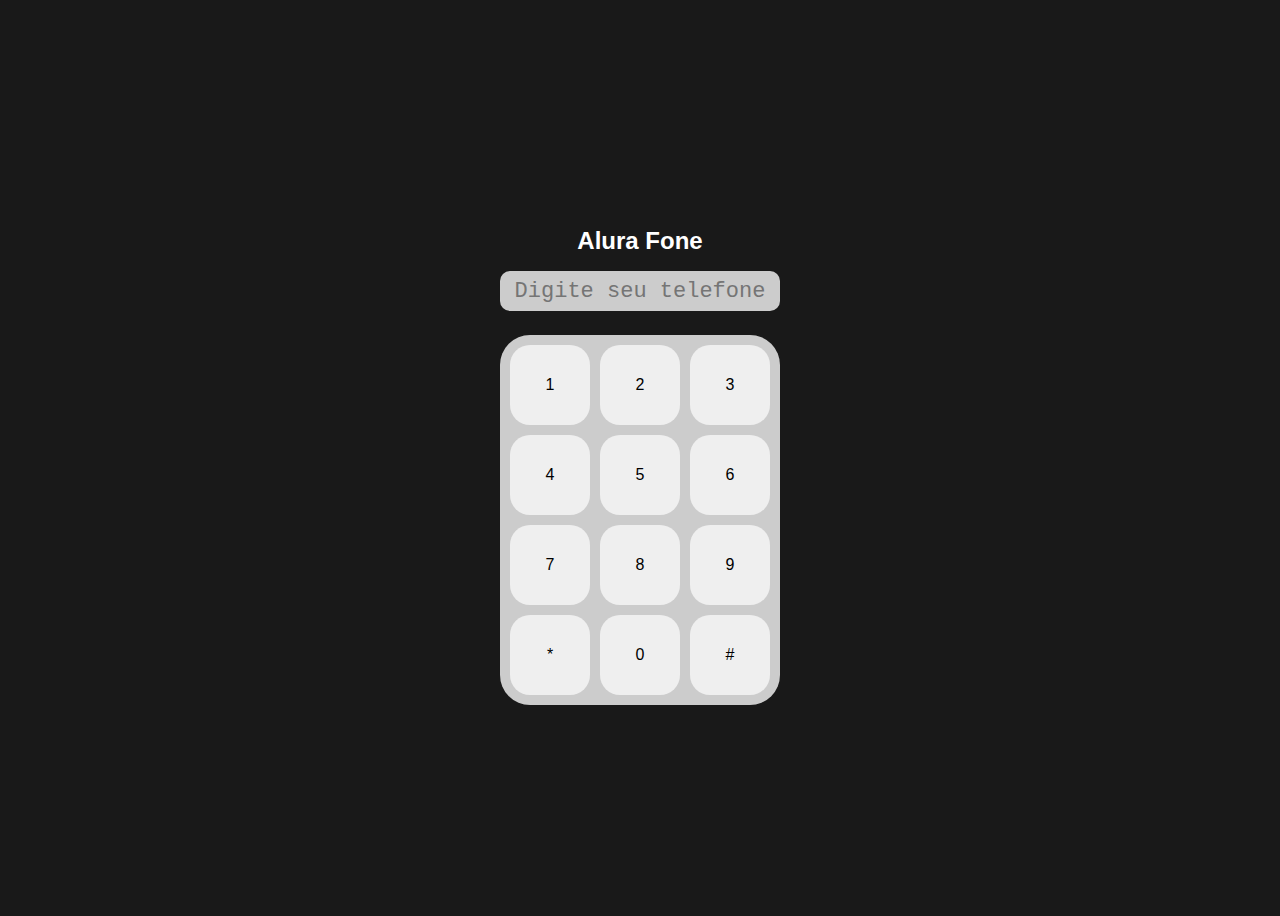
<file: alura_fone/index.html>
<!DOCTYPE html>
<html lang="pt-br">
<head>
    <meta charset="UTF-8">
    <meta name="viewport" content="width=device-width, initial-scale=1.0">
    <title>ALURA FONE</title>

    <link rel="stylesheet" href="style.css">

</head>
<header></header>

<body>
     <h1> Alura Fone </h1>
<input type="tel" placeholder="Digite seu telefone">
 <section class="teclado">
   <input type="button" value="1">
    <input type="button" value="2">
    <input type="button" value="3">
    <input type="button" value="4">
    <input type="button" value="5">
    <input type="button" value="6">
    <input type="button" value="7">
    <input type="button" value="8">
    <input type="button" value="9">
    <input type="button" value="*">
    <input type="button" value="0">
    <input type="button" value="#">
  </section>
</body>

<footer></footer>
</html>
</file>
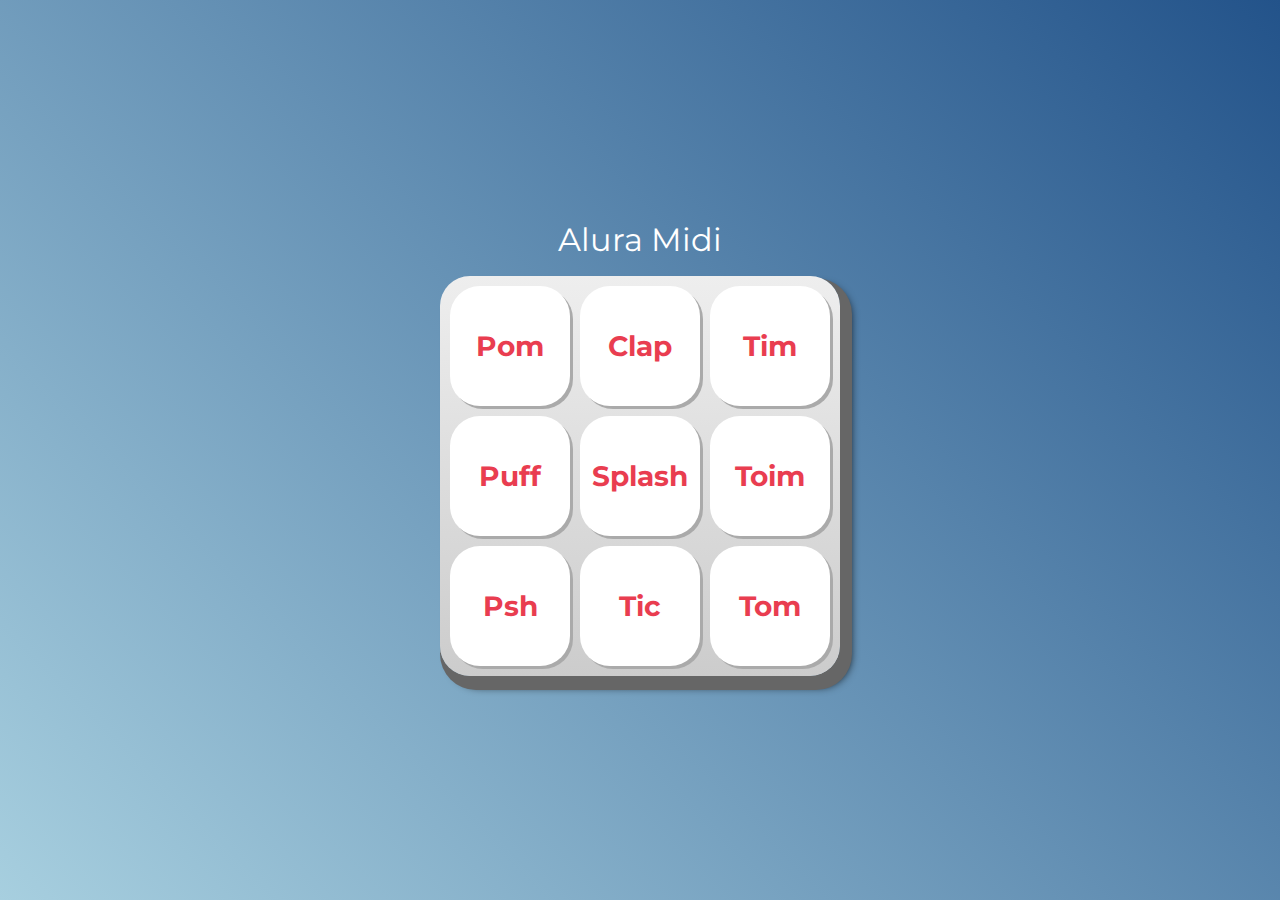
<file: alura_midi/index.html>
<!DOCTYPE html>
<html lang="pt-BR">
<head>
    <meta charset="UTF-8">
    <meta http-equiv="X-UA-Compatible" content="IE=edge">
    <meta name="viewport" content="width=device-width, initial-scale=1.0">

    <title>Alura MIDI</title>

    <link rel="preconnect" href="https://fonts.googleapis.com">
    <link rel="preconnect" href="https://fonts.gstatic.com" crossorigin>
    <link href="https://fonts.googleapis.com/css2?family=Montserrat:wght@500;600&display=swap" rel="stylesheet">

    <link rel="icon" type="image/png" href="images/bateria.png">
    <link rel="stylesheet" href="css/reset.css">
    <link rel="stylesheet" href="css/estilos.css">

    <script src="main.js"></script>

</head>
<body>

    <h1>Alura Midi</h1>

    <section class="teclado">
        <button class="tecla tecla_pom">Pom</button>
        <button class="tecla tecla_clap">Clap</button>
        <button class="tecla tecla_tim">Tim</button>

        <button class="tecla tecla_puff">Puff</button>
        <button class="tecla tecla_splash">Splash</button>
        <button class="tecla tecla_toim">Toim</button>

        <button class="tecla tecla_psh">Psh</button>
        <button class="tecla tecla_tic">Tic</button>
        <button class="tecla tecla_tom">Tom</button>
    </section>

    <audio src="sounds/keyq.wav" id="som_tecla_pom"></audio>
    <audio src="sounds/keyw.wav" id="som_tecla_clap"></audio>
    <audio src="sounds/keye.wav" id="som_tecla_tim"></audio>
    <audio src="sounds/keya.wav" id="som_tecla_puff"></audio>
    <audio src="sounds/keys.wav" id="som_tecla_splash"></audio>
    <audio src="sounds/keyd.wav" id="som_tecla_toim"></audio>
    <audio src="sounds/keyz.wav" id="som_tecla_psh"></audio>
    <audio src="sounds/keyx.wav" id="som_tecla_tic"></audio>
    <audio src="sounds/keyc.wav" id="som_tecla_tom"></audio>

</body>
</html>
</file>
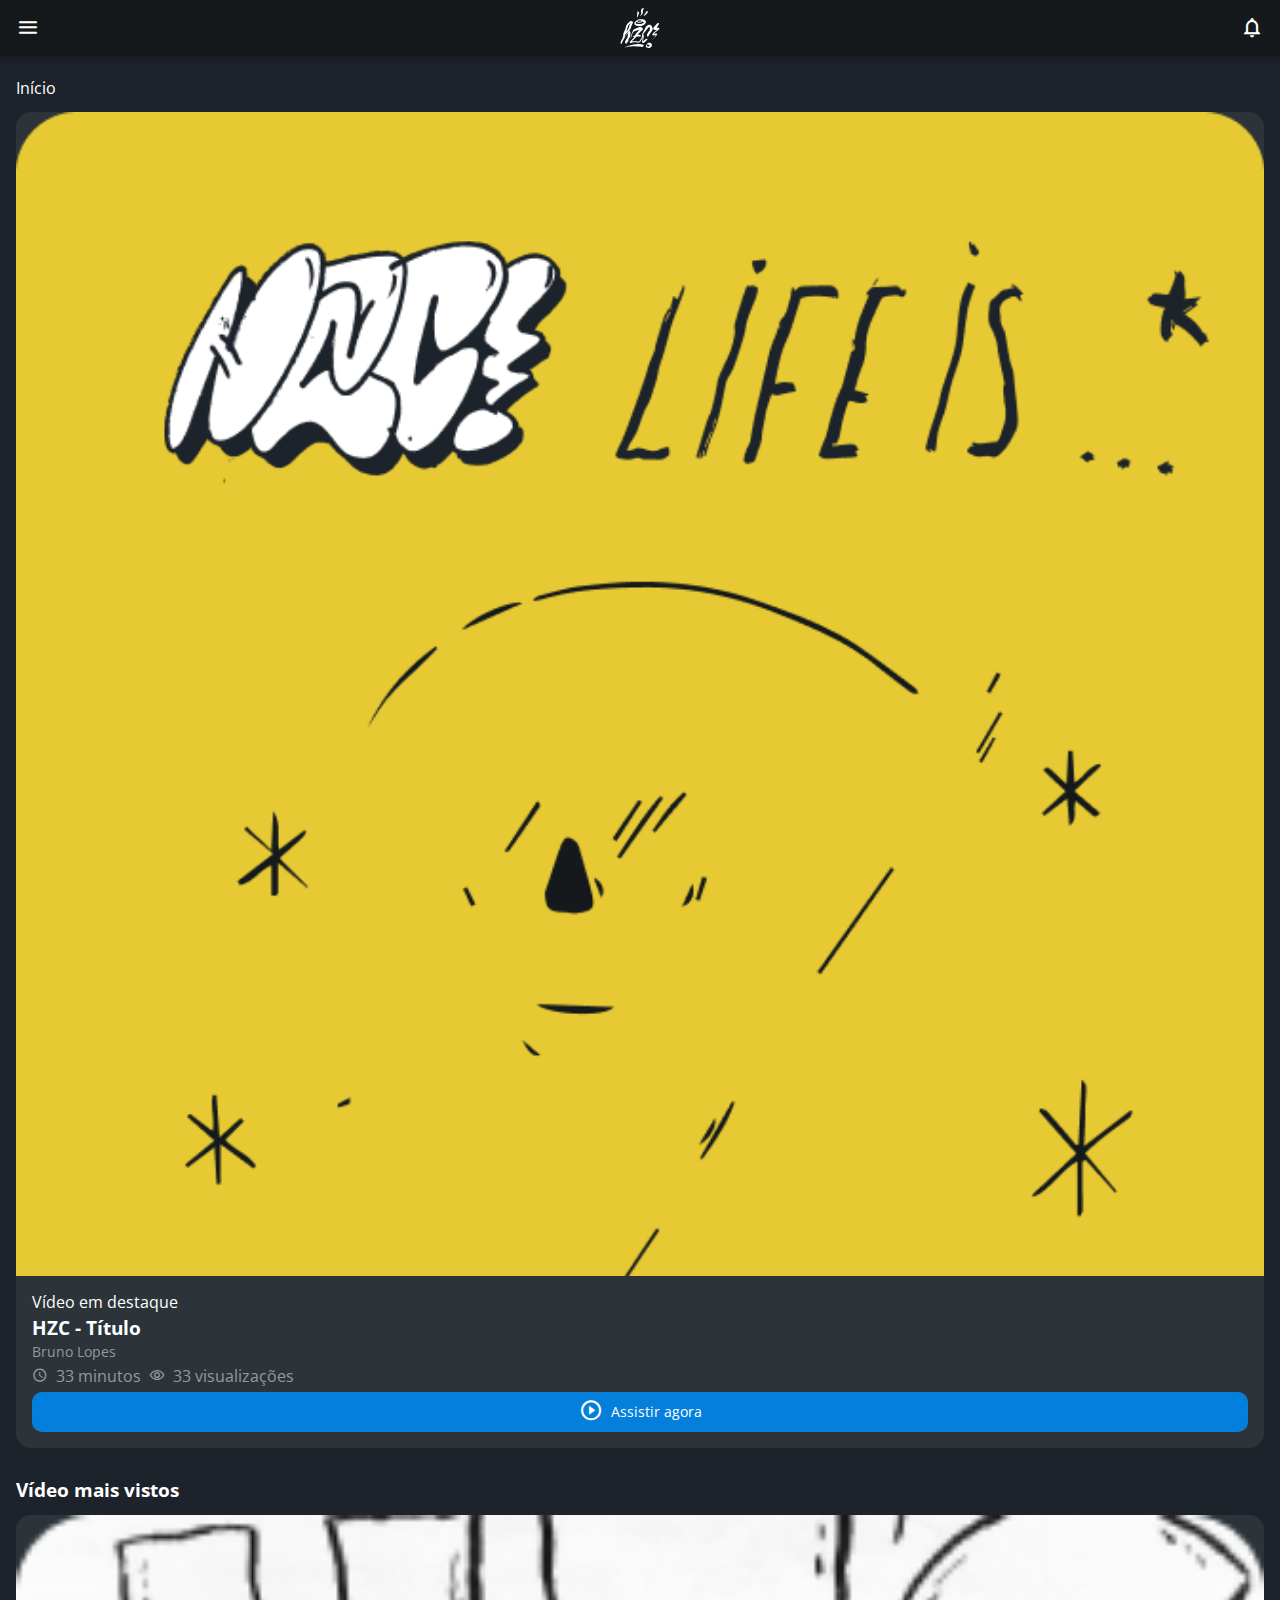
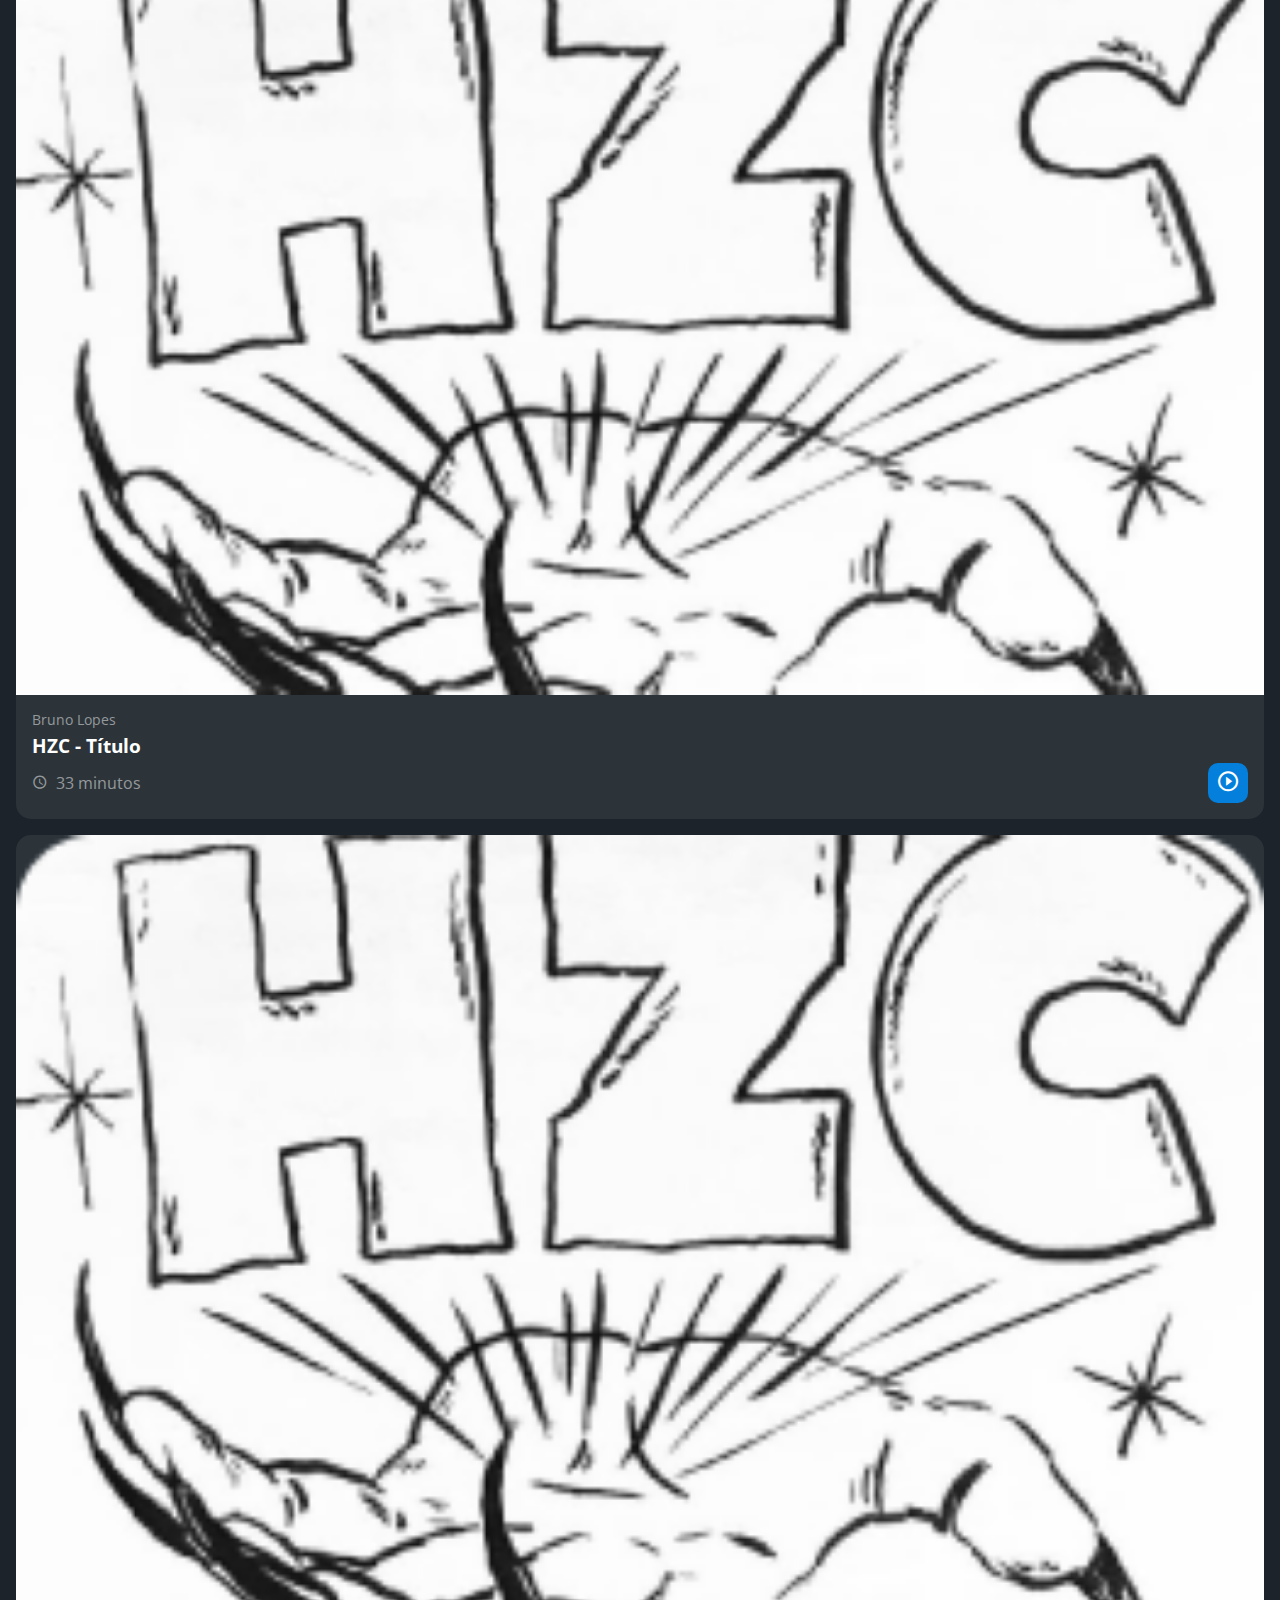
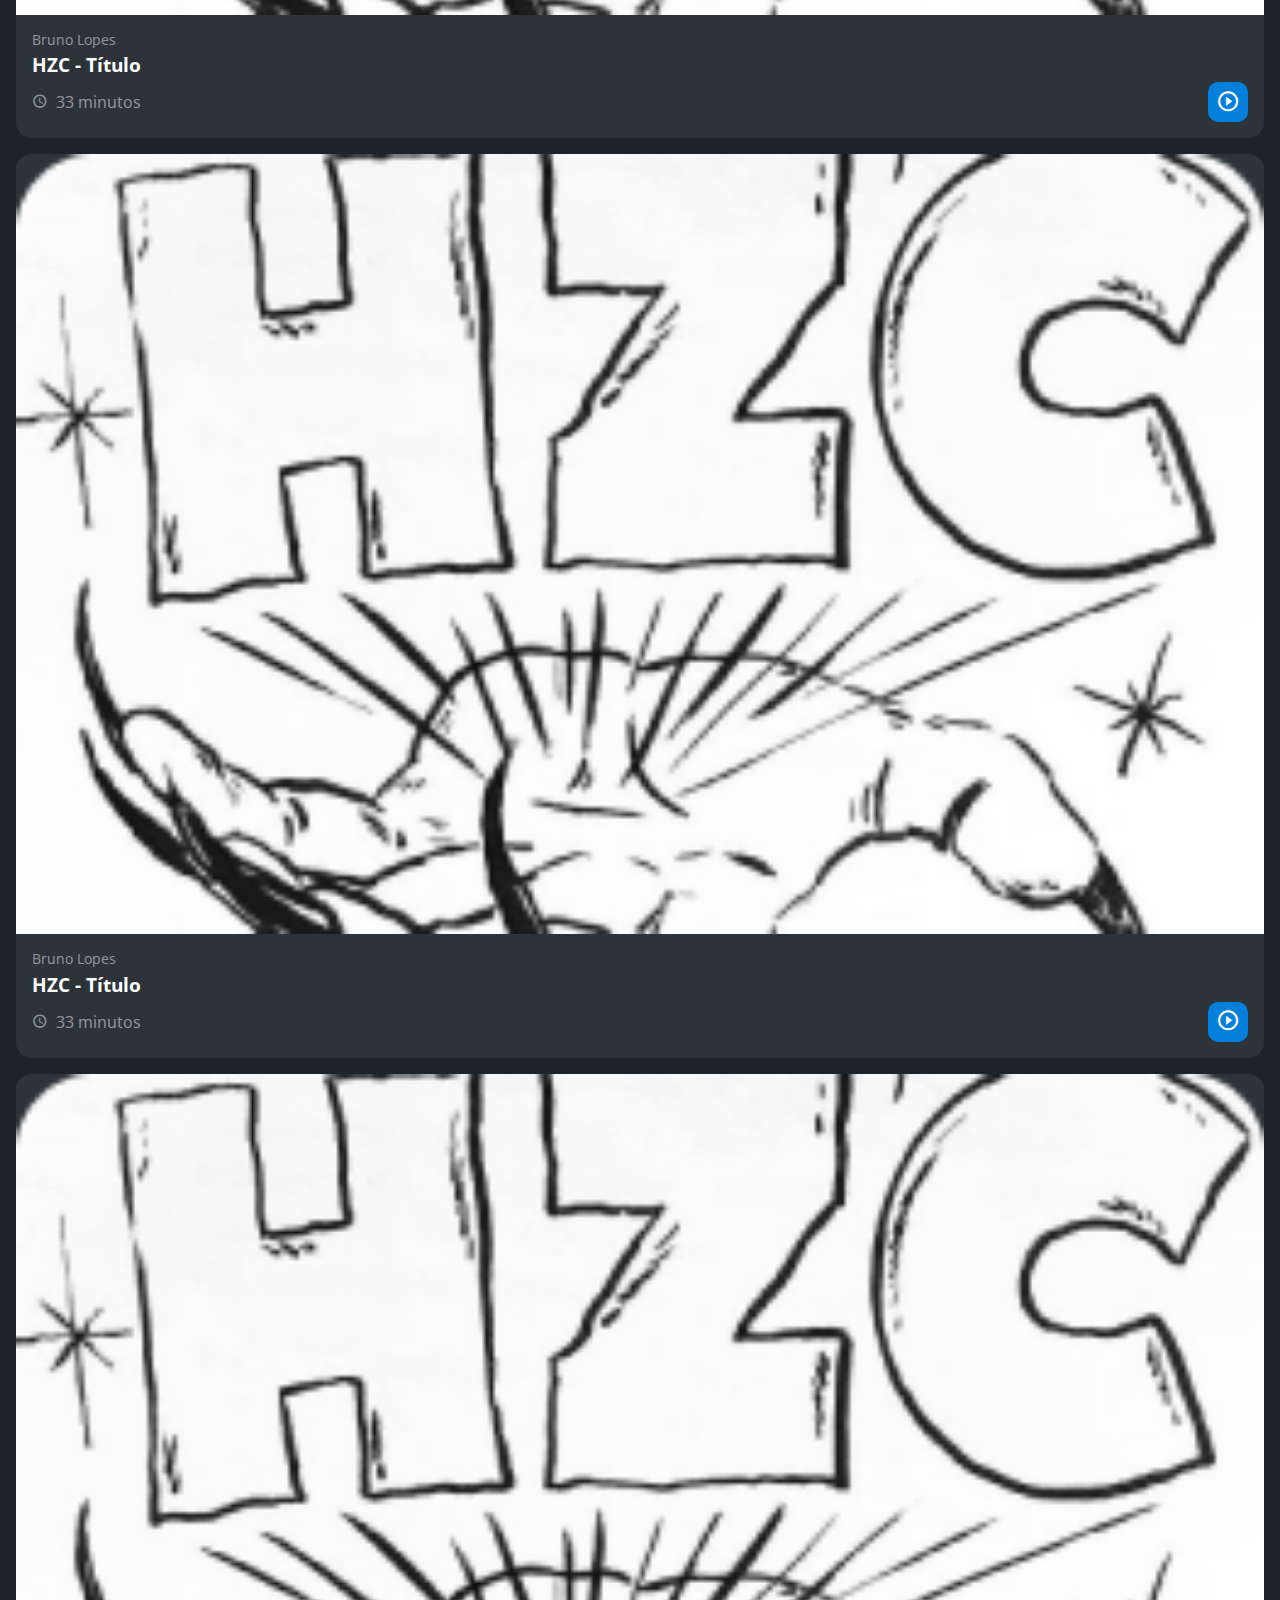
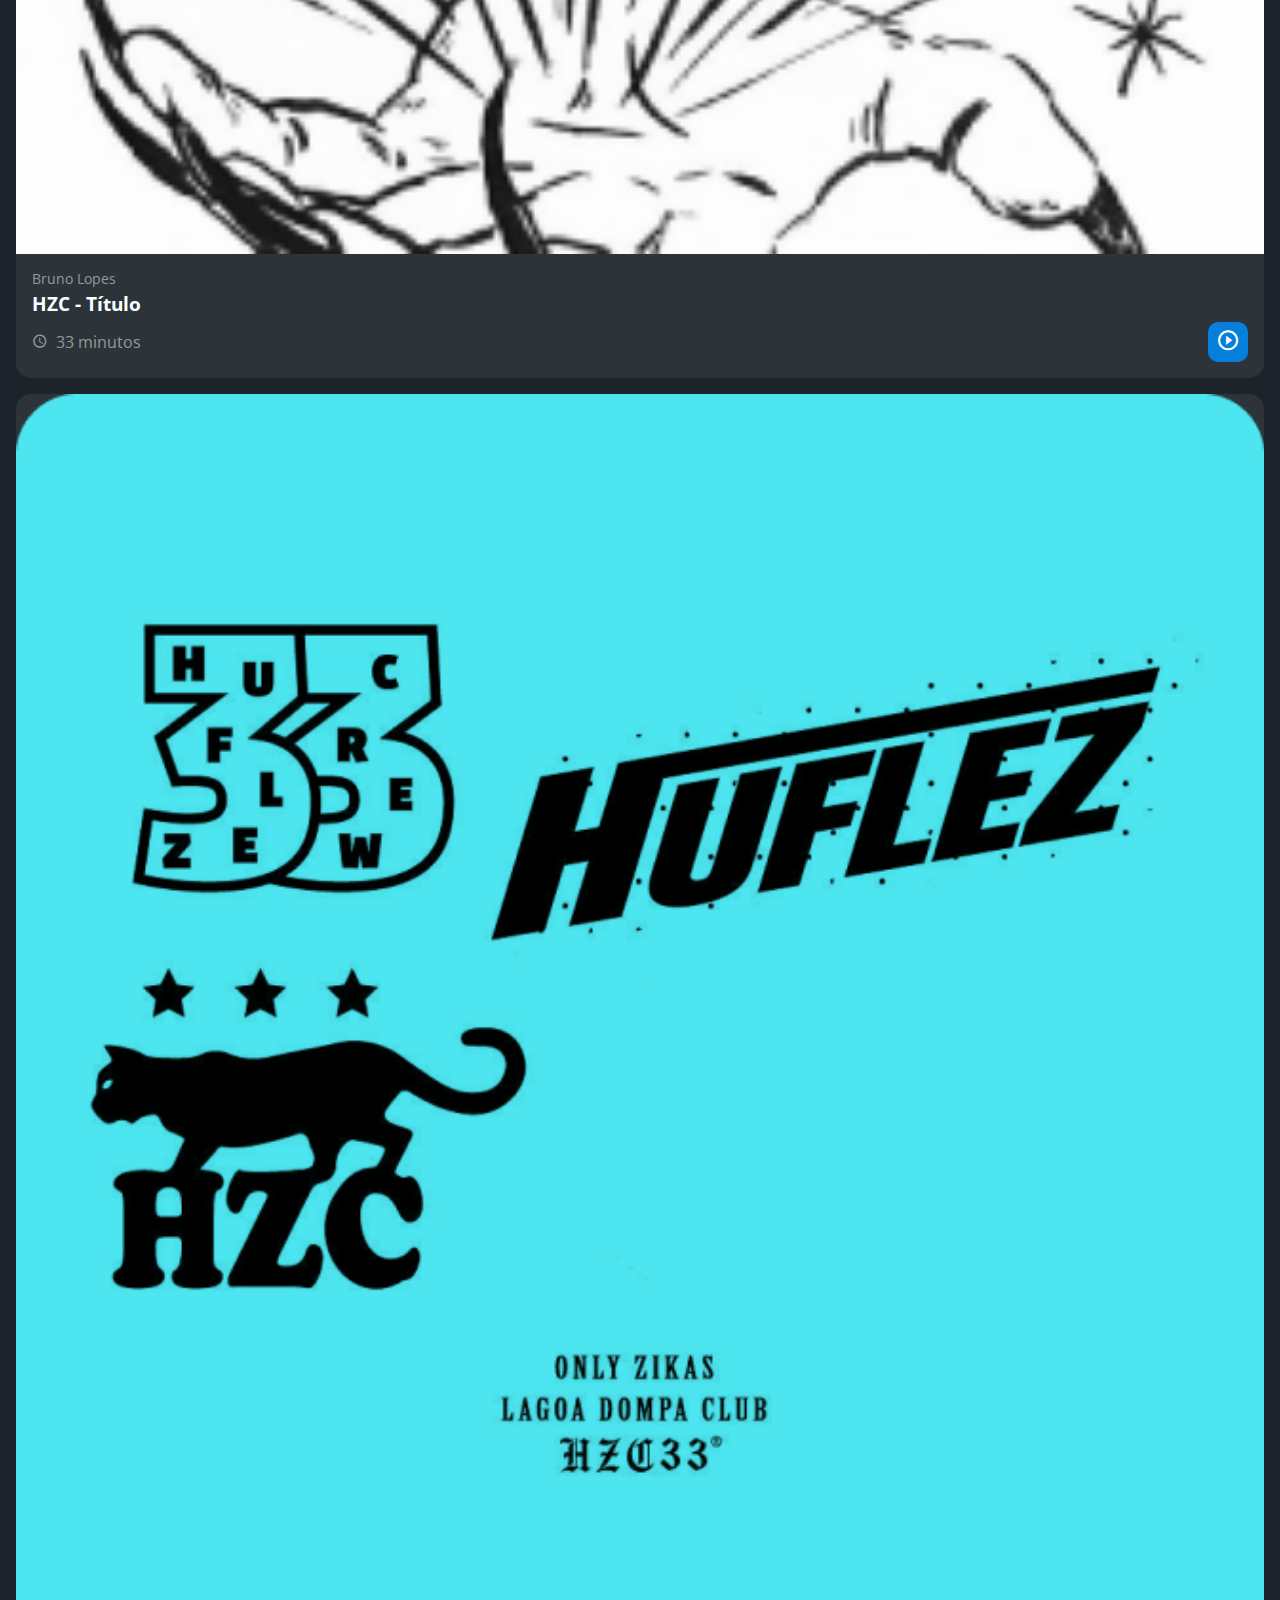
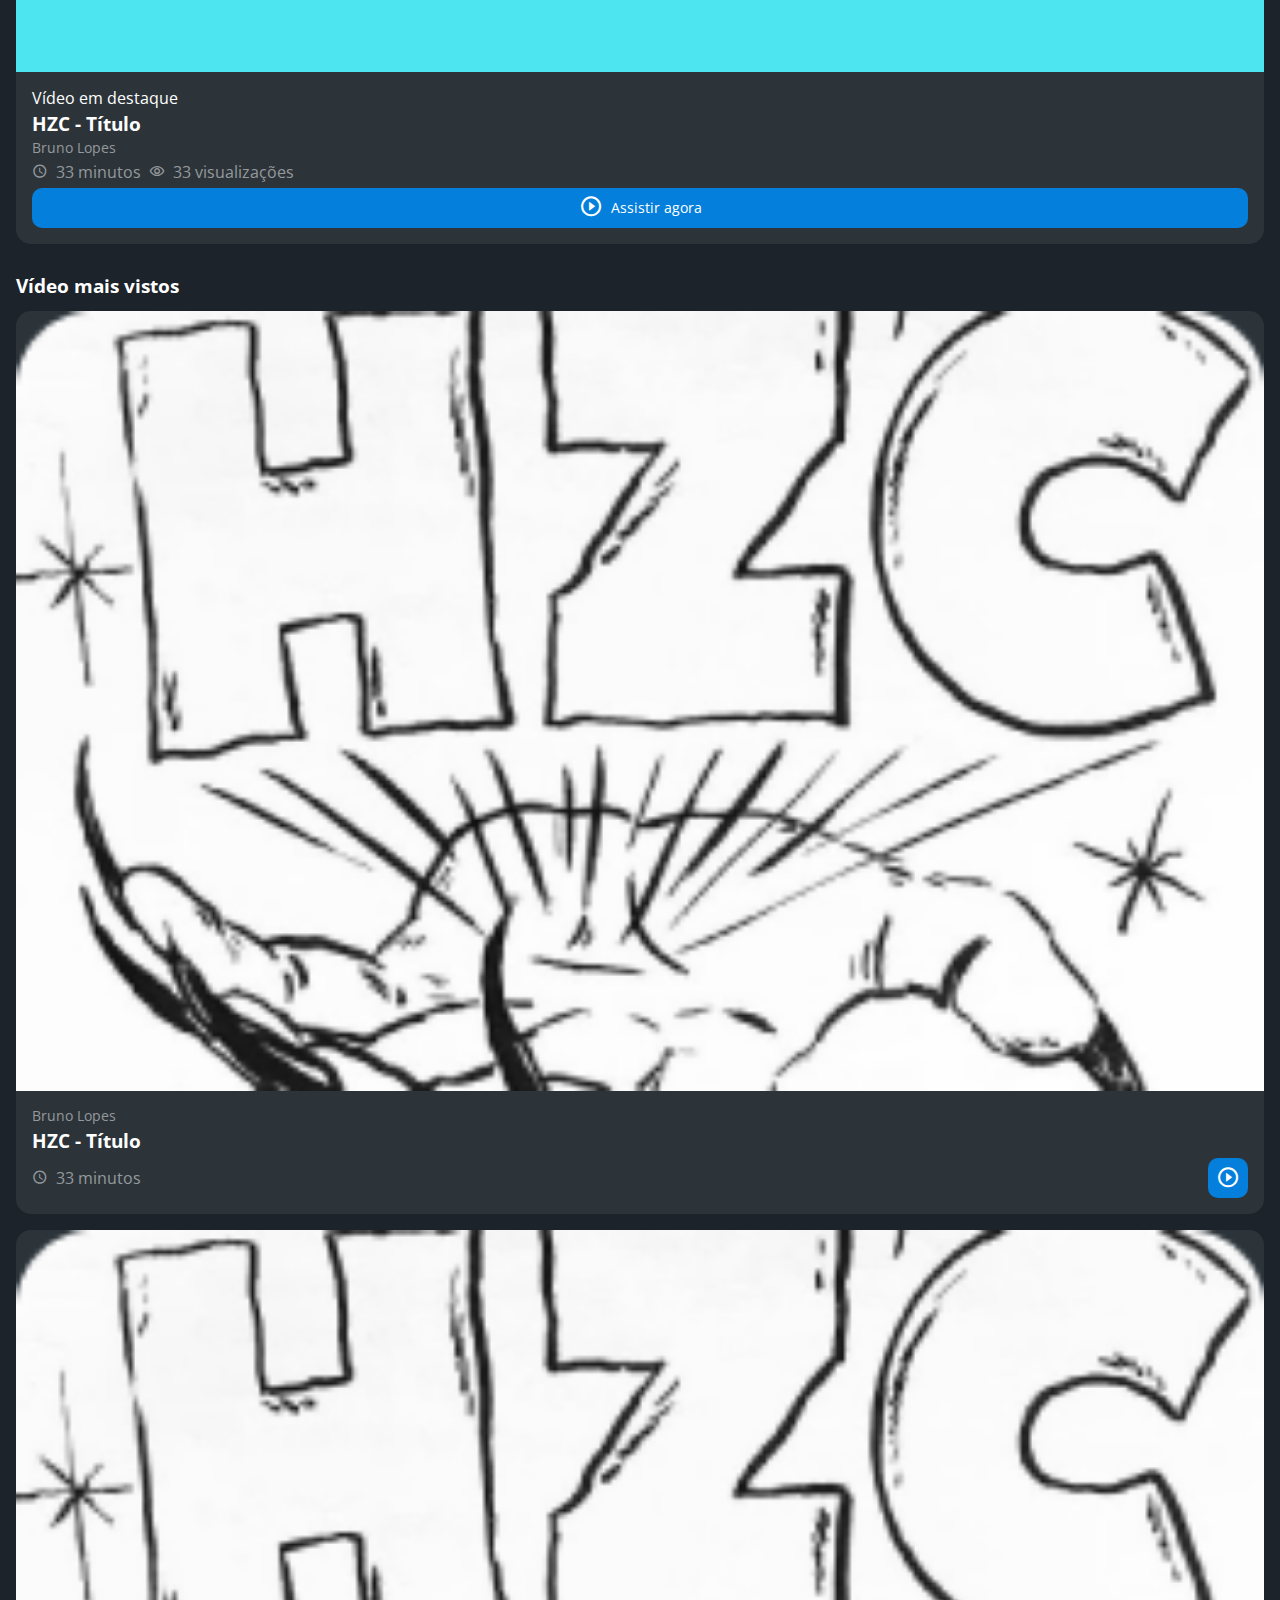
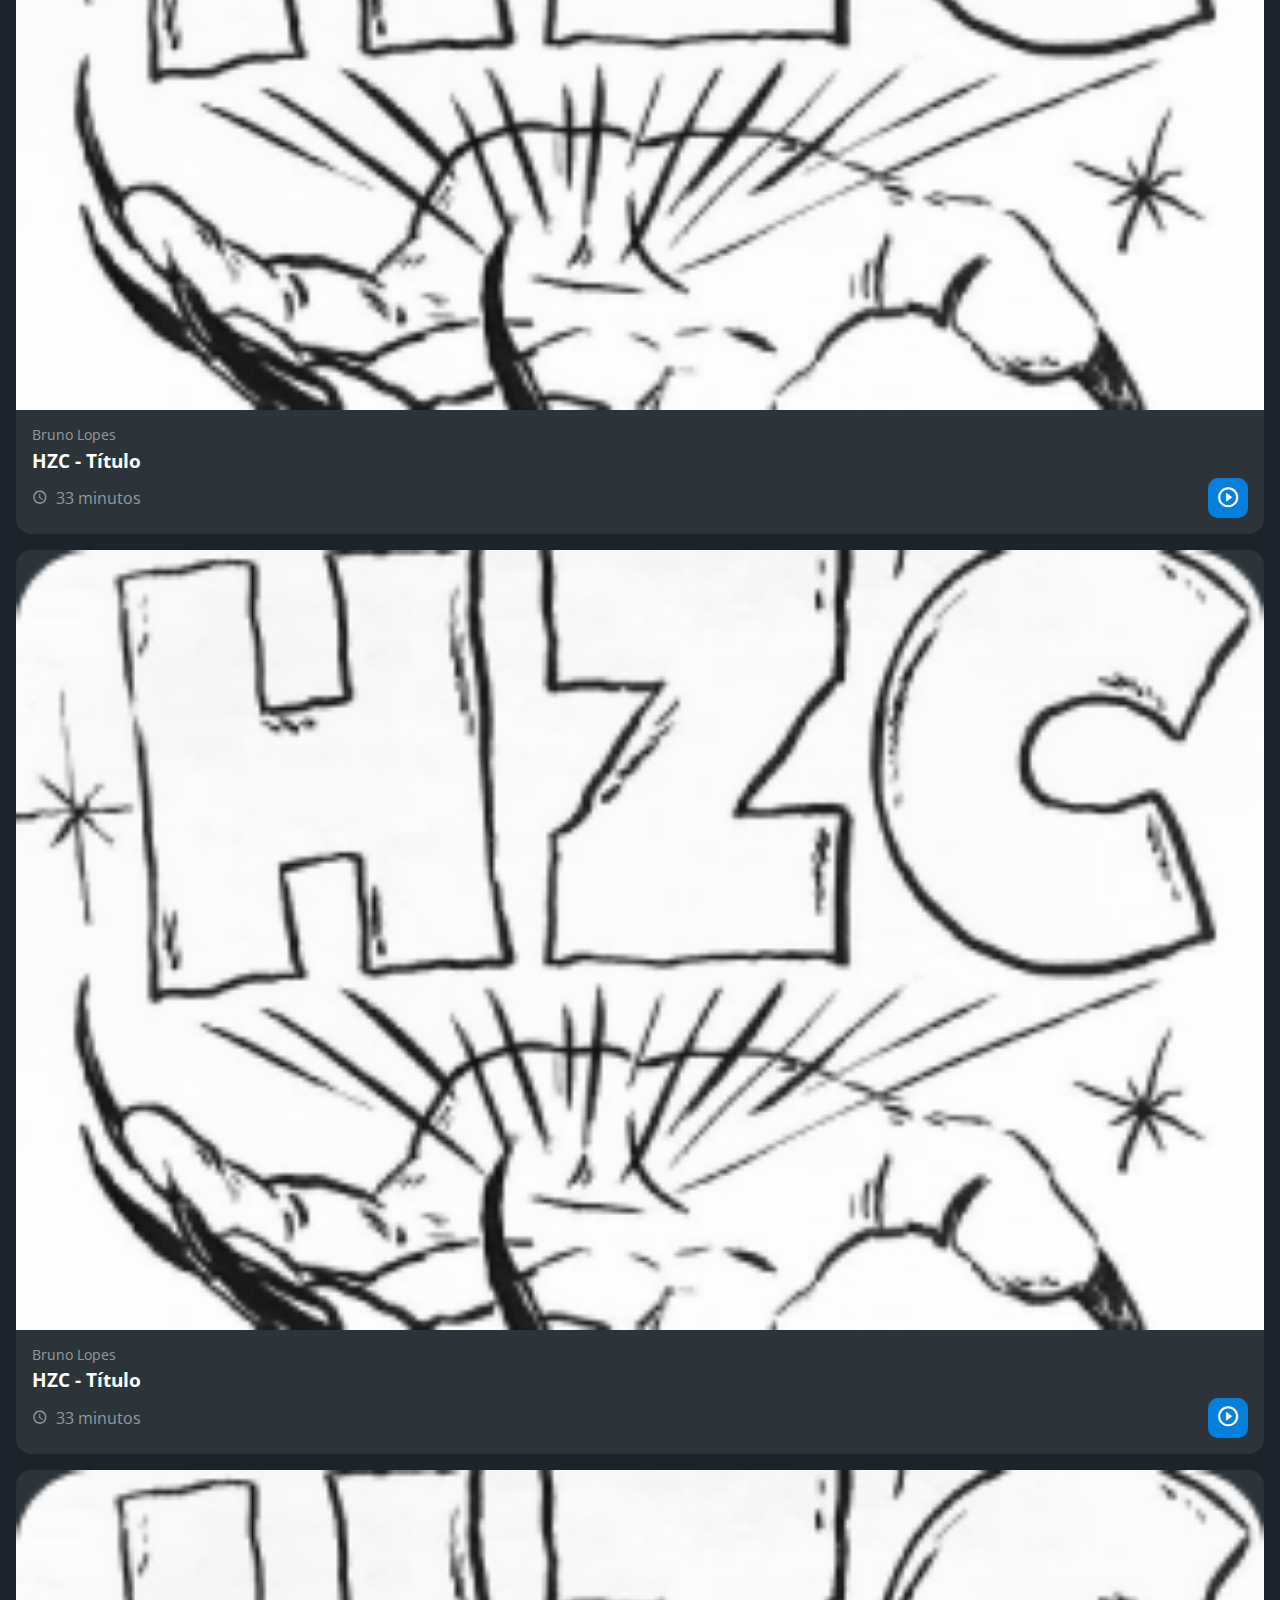
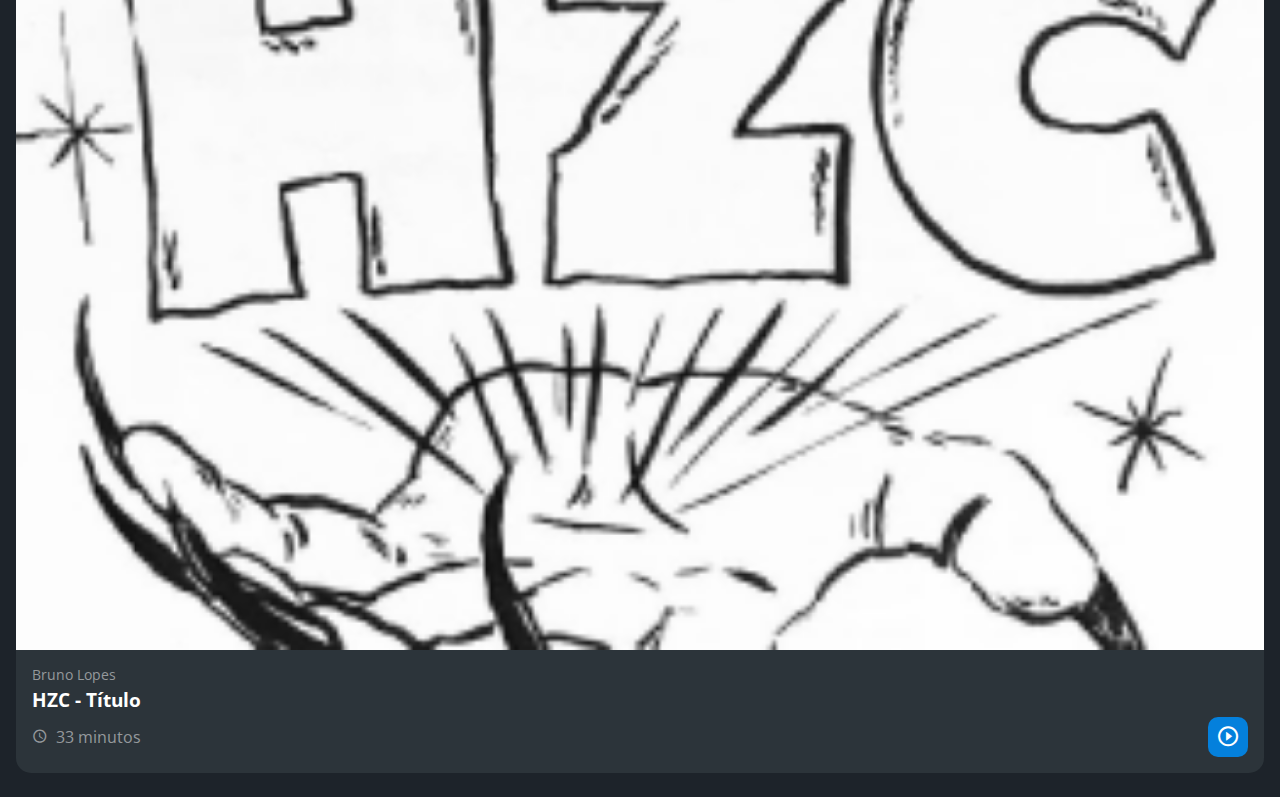
<file: flex-e-grid-main/index.html>
<!DOCTYPE html>
<html lang="pt-br">
<head>
    <meta charset="UTF-8">
    <meta http-equiv="X-UA-Compatible" content="IE=edge">
    <meta name="viewport" content="width=device-width, initial-scale=1.0">
    <title>HZC | Home</title>
    <link rel="preconnect" href="https://fonts.googleapis.com">
    <link rel="preconnect" href="https://fonts.gstatic.com" crossorigin>
    <link rel="stylesheet" href="https://fonts.googleapis.com/css2?family=Open+Sans:wght@400;600;700&display=swap">
    <link rel="stylesheet" href="assets/css/reset.css">
    <link rel="stylesheet" href="assets/css/estilos.css">
</head>
<body>
    <header class="cabecalho">
        <button class="cabecalho__menu" aria-label="Menu"><i></i></button>
        <img src="assets/img/logo.svg" alt="Logotipo da HZC" class="cabecalho__logo">
        <p class="cabecalho__perfil">Bruno Lopez</p>
        <button class="cabecalho__notificacao" aria-label="Notificação"><i></i></button>
    </header>
    <nav class="menu-lateral">
        <img src="assets/img/logo.svg" alt="Logotipo da HZC" class="menu-lateral__logo">
        <a href="#" class="menu-lateral__link menu-lateral__link--inicio menu-lateral__link--inicio--ativo">Início</a>
        <a href="#" class="menu-lateral__link menu-lateral__link--videos">Vídeos</a>
        <a href="#" class="menu-lateral__link menu-lateral__link--picos">Picos</a>
        <a href="#" class="menu-lateral__link menu-lateral__link--integrantes">Integrantes</a>
        <a href="#" class="menu-lateral__link menu-lateral__link--camisas">Camisas</a>
        <a href="#" class="menu-lateral__link menu-lateral__link--pinturas">Pinturas</a>
    </nav>
    <main class="principal">
        <h2 class="titulo-principal">Início</h2>
        <article class="cartao cartao--destaque destaque-video">
            <img src= "assets/img/banner-mobile_1.png" alt="Banner do cartão" class="cartao__imagem cartao__imagem--mobile">
            <img src= "assets/img/banner_1.png" alt="Banner do cartão" class="cartao__imagem cartao__imagem--desktop">
            <div class="cartao__conteudo">
                <p class="cartao__destaque">Vídeo em destaque</p>
                <h3 class="cartao__titulo"> HZC - Título</h3>
                <p class="cartao__perfil">Bruno Lopes</p>
                <p class="cartao__info cartao__info--tempo"> 33 minutos</p>
                <p class="cartao__info cartao__info--visualizacao"> 33 visualizações</p>
                <button class="cartao__botao cartao__botao--play cartao__botao--destaque">Assistir agora</button>
            </div>
        </article>
        <article class="cartao cartao--recentes videos-recentes">
            <h3 class="cartao__titulo">Vídeos recentes</h3>
            <a href="#" class="cartao__link">Ver todos</a>
            <ul class="cartao__lista">
                <li class="cartao__item">
                    <img src="assets/img/miniatura_1.png" alt="Thumbnail" class="cartao__item-thumbnail">
                    <h4 class="cartao__item-titulo">HZC  - Love Machine</h4>
                    <p class="cartao__item-perfil">Bruno Lopez</p>
                </li>
                <li class="cartao__item">
                    <img src="assets/img/miniatura_1.png" alt="Thumbnail" class="cartao__item-thumbnail">
                    <h4 class="cartao__item-titulo">HZC  - Love Machine</h4>
                    <p class="cartao__item-perfil">Bruno Lopez</p>
                </li>
                <li class="cartao__item">
                    <img src="assets/img/miniatura_1.png" alt="Thumbnail" class="cartao__item-thumbnail">
                    <h4 class="cartao__item-titulo">HZC  - Love Machine</h4>
                    <p class="cartao__item-perfil">Bruno Lopez</p>
                </li>
                <li class="cartao__item">
                    <img src="assets/img/miniatura_1.png" alt="Thumbnail" class="cartao__item-thumbnail">
                    <h4 class="cartao__item-titulo">HZC  - Love Machine</h4>
                    <p class="cartao__item-perfil">Bruno Lopez</p>
                </li>
                <li class="cartao__item">
                    <img src="assets/img/miniatura_1.png" alt="Thumbnail" class="cartao__item-thumbnail">
                    <h4 class="cartao__item-titulo">HZC  - Love Machine</h4>
                    <p class="cartao__item-perfil">Bruno Lopez</p>
                </li>
            </ul>
        </article>
        <section class="secao secao-videos">
            <h3 class="titulo-secao">Vídeo mais vistos</h3>
            <article class="cartao">
                <img src= "assets/img/video_1.png" alt="Vídeo" class="cartao__imagem">
                <div class="cartao__conteudo">
                    <p class="cartao__perfil">Bruno Lopes</p>
                    <h3 class="cartao__titulo"> HZC - Título</h3>
                    <p class="cartao__info cartao__info--tempo"> 33 minutos</p>
                    <button class="cartao__botao cartao__botao--play" aria-label="Assistir agora"></button>
                </div>
            </article>
            <article class="cartao">
                <img src= "assets/img/video_1.png" alt="Vídeo" class="cartao__imagem">
                <div class="cartao__conteudo">
                    <p class="cartao__perfil">Bruno Lopes</p>
                    <h3 class="cartao__titulo"> HZC - Título</h3>
                    <p class="cartao__info cartao__info--tempo"> 33 minutos</p>
                    <button class="cartao__botao cartao__botao--play" aria-label="Assistir agora"></button>
                </div>
            </article>
            <article class="cartao">
                <img src= "assets/img/video_1.png" alt="Vídeo" class="cartao__imagem">
                <div class="cartao__conteudo">
                    <p class="cartao__perfil">Bruno Lopes</p>
                    <h3 class="cartao__titulo"> HZC - Título</h3>
                    <p class="cartao__info cartao__info--tempo"> 33 minutos</p>
                    <button class="cartao__botao cartao__botao--play" aria-label="Assistir agora"></button>
                </div>
            </article>
            <article class="cartao">
                <img src= "assets/img/video_1.png" alt="Vídeo" class="cartao__imagem">
                <div class="cartao__conteudo">
                    <p class="cartao__perfil">Bruno Lopes</p>
                    <h3 class="cartao__titulo"> HZC - Título</h3>
                    <p class="cartao__info cartao__info--tempo"> 33 minutos</p>
                    <button class="cartao__botao cartao__botao--play" aria-label="Assistir agora"></button>
                </div>
            </article>
        </section>
        <article class="cartao cartao--recentes produtos-recentes">
            <h3 class="cartao__titulo">Vídeos recentes</h3>
            <a href="#" class="cartao__link">Ver todos</a>
            <ul class="cartao__lista">
                <li class="cartao__item">
                    <img src="assets/img/miniatura_1.png" alt="Thumbnail" class="cartao__item-thumbnail">
                    <h4 class="cartao__item-titulo">HZC  - Love Machine</h4>
                    <p class="cartao__item-perfil">Bruno Lopez</p>
                </li>
                <li class="cartao__item">
                    <img src="assets/img/miniatura_1.png" alt="Thumbnail" class="cartao__item-thumbnail">
                    <h4 class="cartao__item-titulo">HZC  - Love Machine</h4>
                    <p class="cartao__item-perfil">Bruno Lopez</p>
                </li>
                <li class="cartao__item">
                    <img src="assets/img/miniatura_1.png" alt="Thumbnail" class="cartao__item-thumbnail">
                    <h4 class="cartao__item-titulo">HZC  - Love Machine</h4>
                    <p class="cartao__item-perfil">Bruno Lopez</p>
                </li>
                <li class="cartao__item">
                    <img src="assets/img/miniatura_1.png" alt="Thumbnail" class="cartao__item-thumbnail">
                    <h4 class="cartao__item-titulo">HZC  - Love Machine</h4>
                    <p class="cartao__item-perfil">Bruno Lopez</p>
                </li>
                <li class="cartao__item">
                    <img src="assets/img/miniatura_1.png" alt="Thumbnail" class="cartao__item-thumbnail">
                    <h4 class="cartao__item-titulo">HZC  - Love Machine</h4>
                    <p class="cartao__item-perfil">Bruno Lopez</p>
                </li>
            </ul>
        </article>
        <article class="cartao cartao--destaque destaque-produtos">
            <img src= "assets/img/banner-mobile_2.png" alt="Banner do cartão" class="cartao__imagem cartao__imagem--mobile">
            <img src= "assets/img/banner_2.png" alt="Banner do cartão" class="cartao__imagem cartao__imagem--desktop">
            <div class="cartao__conteudo">
                <p class="cartao__destaque">Vídeo em destaque</p>
                <h3 class="cartao__titulo"> HZC - Título</h3>
                <p class="cartao__perfil">Bruno Lopes</p>
                <p class="cartao__info cartao__info--tempo"> 33 minutos</p>
                <p class="cartao__info cartao__info--visualizacao"> 33 visualizações</p>
                <button class="cartao__botao cartao__botao--play cartao__botao--destaque">Assistir agora</button>
            </div>
        </article>
        <section class="secao secao-produtos">
            <h3 class="titulo-secao">Vídeo mais vistos</h3>
            <article class="cartao">
                <img src= "assets/img/video_1.png" alt="Vídeo" class="cartao__imagem">
                <div class="cartao__conteudo">
                    <p class="cartao__perfil">Bruno Lopes</p>
                    <h3 class="cartao__titulo"> HZC - Título</h3>
                    <p class="cartao__info cartao__info--tempo"> 33 minutos</p>
                    <button class="cartao__botao cartao__botao--play" aria-label="Assistir agora"></button>
                </div>
            </article>
            <article class="cartao">
                <img src= "assets/img/video_1.png" alt="Vídeo" class="cartao__imagem">
                <div class="cartao__conteudo">
                    <p class="cartao__perfil">Bruno Lopes</p>
                    <h3 class="cartao__titulo"> HZC - Título</h3>
                    <p class="cartao__info cartao__info--tempo"> 33 minutos</p>
                    <button class="cartao__botao cartao__botao--play" aria-label="Assistir agora"></button>
                </div>
            </article>
            <article class="cartao">
                <img src= "assets/img/video_1.png" alt="Vídeo" class="cartao__imagem">
                <div class="cartao__conteudo">
                    <p class="cartao__perfil">Bruno Lopes</p>
                    <h3 class="cartao__titulo"> HZC - Título</h3>
                    <p class="cartao__info cartao__info--tempo"> 33 minutos</p>
                    <button class="cartao__botao cartao__botao--play" aria-label="Assistir agora"></button>
                </div>
            </article>
            <article class="cartao">
                <img src= "assets/img/video_1.png" alt="Vídeo" class="cartao__imagem">
                <div class="cartao__conteudo">
                    <p class="cartao__perfil">Bruno Lopes</p>
                    <h3 class="cartao__titulo"> HZC - Título</h3>
                    <p class="cartao__info cartao__info--tempo"> 33 minutos</p>
                    <button class="cartao__botao cartao__botao--play" aria-label="Assistir agora"></button>
                </div>
            </article>
        </section>
    </main>
    <script src="index.js"></script>
</body>
</html>
</file>
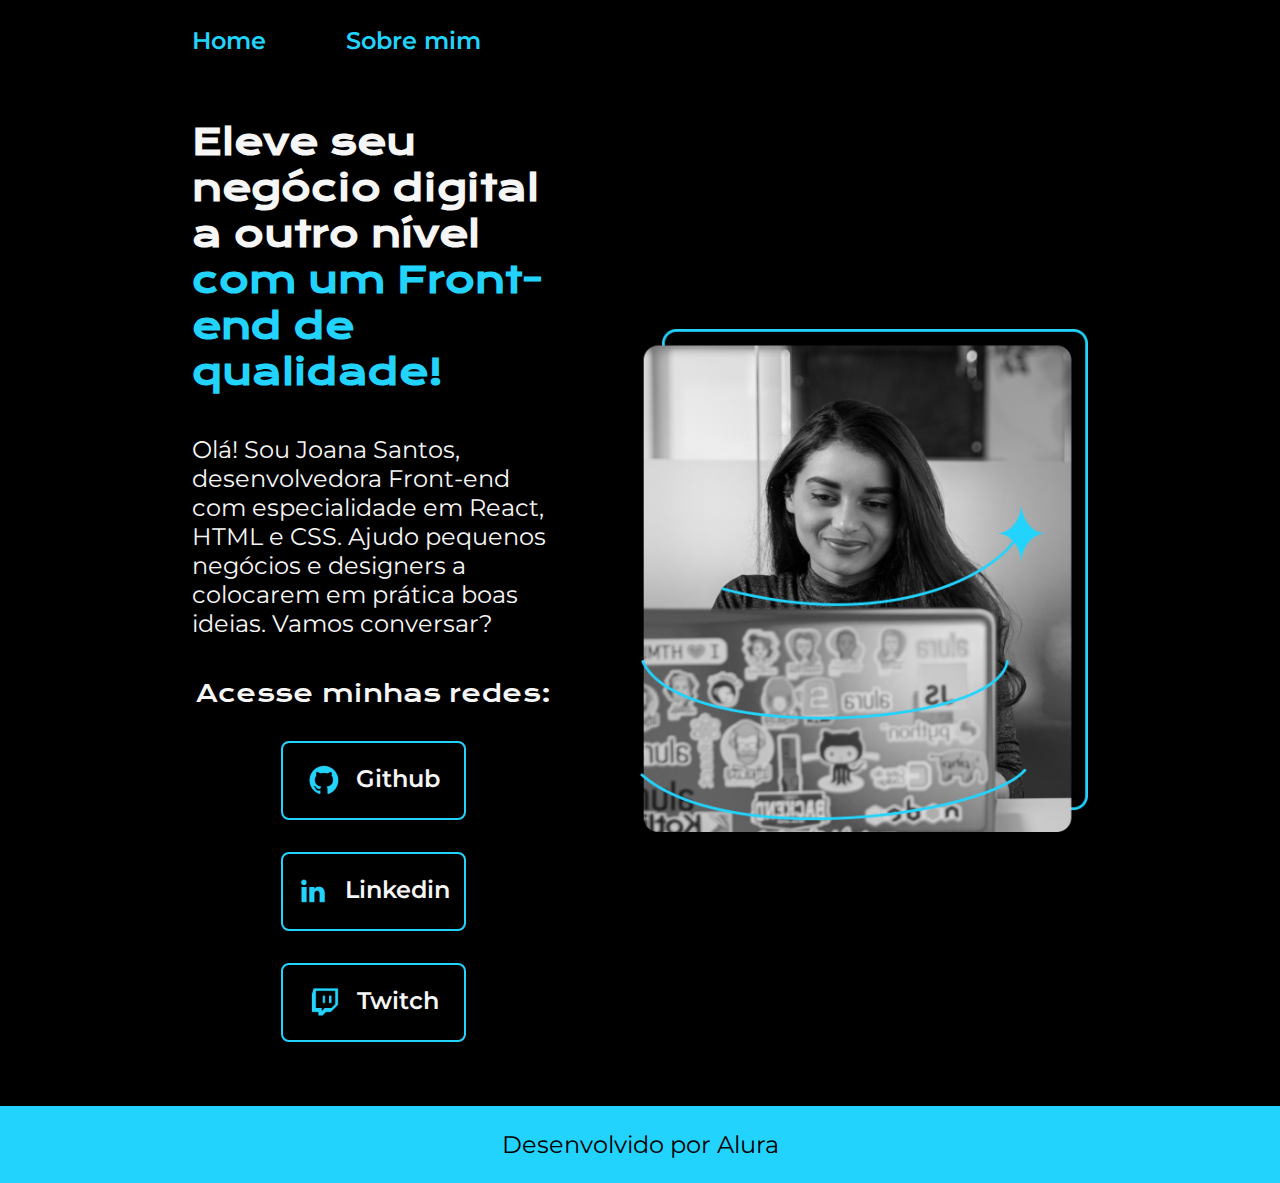
<file: portfolio/index.html>
<!DOCTYPE html>
<html lang="pt-br">
<head>
    <meta charset="UTF-8">
    <meta name="viewport" content="width=device-width, initial-scale=1.0">
    <title>Portfolio</title>
    <link rel="stylesheet" href="styles/style.css">
</head>
<body>
    <header class="cabecalho">
        <nav class="cabecalho__menu">
            <a class="cabecalho__menu__link" href="index.html">Home</a>
            <a class="cabecalho__menu__link" href="about.html">Sobre mim</a>
        </nav>
    </header>
    <main class="apresentacao">
        <section class="apresentacao__conteudo">
            <h1 class="apresentacao__conteudo__titulo">Eleve seu negócio digital a outro nível <strong class="titulo__destaque"> com um Front-end de qualidade!</strong></h1>

            <p class="apresentacao__conteudo__texto">Olá! Sou Joana Santos, desenvolvedora Front-end com especialidade em React, HTML e CSS. Ajudo pequenos negócios e designers a colocarem em prática boas ideias. Vamos conversar?</p>

            <div class="apresentacao__links">
                <h2 class="apresentacao__links__subtitulo"> Acesse minhas redes:</h2>
                <a class="apresentacao__links__navegacao" href="https://github.com">
                    <img src="img/Logo Github.png"> Github
                </a>
                <a class="apresentacao__links__navegacao" href="https://www.linkedin.com/feed/">
                    <img src="img/Logo linkedin.png"> Linkedin
                </a>
                <a class="apresentacao__links__navegacao" href="https://www.twitch.tv/">
                    <img src="img/Logo Twitch.png"> Twitch
                </a>
            </div>
        </section>

        <img class="apresentacao__imagem" src="img/Imagem.png" alt="Foto da Joana Santos programando">
    </main>
    <footer class="rodape">
        <p>Desenvolvido por Alura</p>
    </footer>
</body>
</html>
</file>
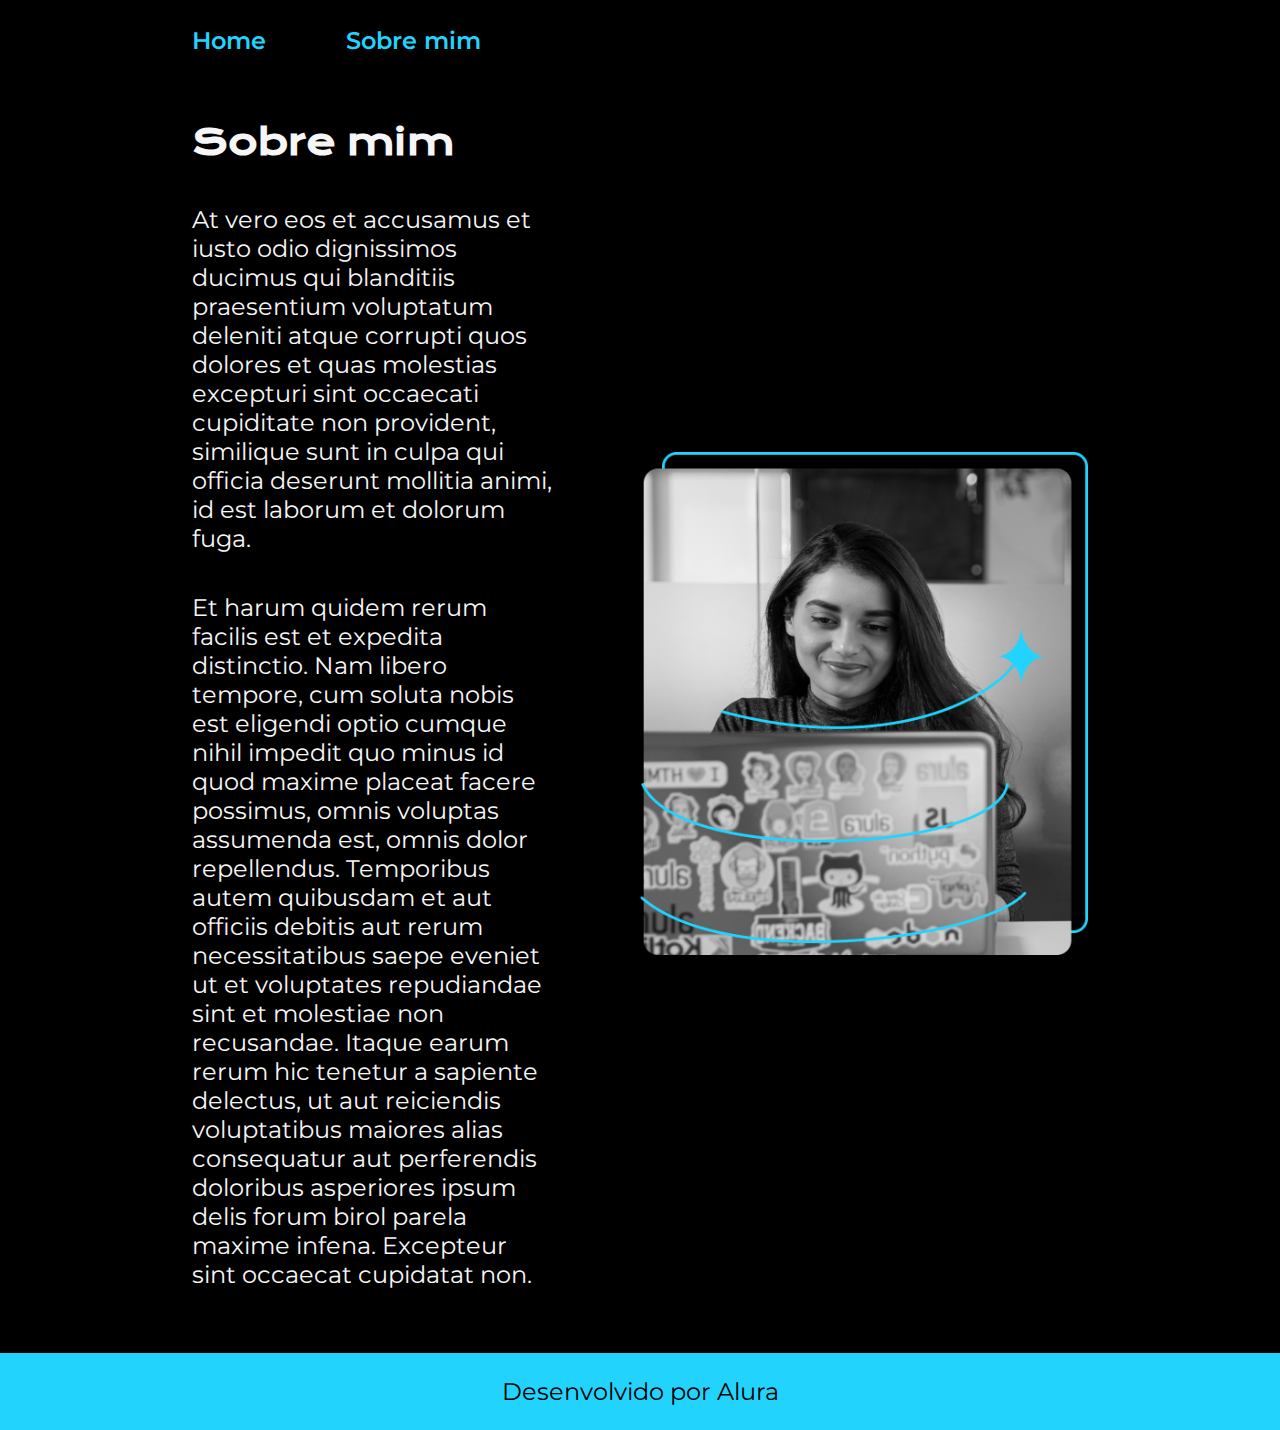
<file: portfolio/about.html>
<!DOCTYPE html>
<html lang="pt-br">
<head>
    <meta charset="UTF-8">
    <meta name="viewport" content="width=device-width, initial-scale=1.0">
    <title>Sobre mim</title>
    <link rel="stylesheet" href="styles/style.css">
</head>

<body>
    <header class="cabecalho">
        <nav class="cabecalho__menu">
            <a class="cabecalho__menu__link" href="index.html">Home</a>
            <a class="cabecalho__menu__link" href="about.html">Sobre mim</a>
        </nav>
    </header>

    <main class="apresentacao">
        <section class="apresentacao__conteudo">
            <h1 class="apresentacao__conteudo__titulo">Sobre mim</h1>
            <p class="apresentacao__conteudo__texto
            ">At vero eos et accusamus et iusto odio dignissimos ducimus qui blanditiis praesentium voluptatum deleniti atque corrupti quos dolores et quas molestias excepturi sint occaecati cupiditate non provident, similique sunt in culpa qui officia deserunt mollitia animi, id est laborum et dolorum fuga.</p>
            <p class="apresentacao__conteudo__texto
            ">Et harum quidem rerum facilis est et expedita distinctio. Nam libero tempore, cum soluta nobis est eligendi optio cumque nihil impedit quo minus id quod maxime placeat facere possimus, omnis voluptas assumenda est, omnis dolor repellendus. Temporibus autem quibusdam et aut officiis debitis aut rerum necessitatibus saepe eveniet ut et voluptates repudiandae sint et molestiae non recusandae. Itaque earum rerum hic tenetur a sapiente delectus, ut aut reiciendis voluptatibus maiores alias consequatur aut perferendis doloribus asperiores ipsum delis forum birol parela maxime infena. Excepteur sint occaecat cupidatat non.</p>
        </section>
        <img class="apresentacao__imagem" src="img/Imagem.png" alt="Foto da Joana Santos programando">    
    </main>
    <footer class="rodape">
        <p>Desenvolvido por Alura</p>
    </footer>
</body>
</html>
</file>
<file: alura_fone/style.css>
* {
    box-sizing: border-box;
  /*   margin: 0;
    padding: 0; */
  }
  
  body {
    display: flex;
    justify-content: center;
    align-items: center;
    flex-direction: column;
  
    background-color: #191919;
    min-height: 100vh;
  }
  
  input {
    border: none;
    color: inherit;
    font-size: inherit;
    font-weight: inherit;
    font-family: inherit;
  }
  
  h1 {
    font-family: 'Montserrat', sans-serif;
    font-size: 24px;
    color: #fff;
  }
  
  .teclado {
    display: grid;
    grid-template-columns: repeat(3, 1fr);
    gap: 10px; 
  
    background-color: #cccccc;
    border-radius: 30px;
  
    padding: 10px;
  }
  
  input[type=button] {
    border-radius: 20px;
    cursor: pointer;
    font-family: 'Montserrat', sans-serif;
    height: 80px;
    width: 80px;
  }
  
  input[type=tel] {
    background-color: #cccccc;
    border-radius: 10px;
    font-family: monospace;
    font-size: 22px;
    height: 40px;
    margin-bottom: 24px;
    padding: 10px;
    text-align: center;
    width: 280px;
  }
  
  .ativa {
    background-color: yellow;
  }
</file>
<file: alura_midi/css/estilos.css>
:root {
  --cinza: #aaa;
  --vermelha: #e93d50;
  --vermelha-escura: #af303f;
  --branca: #fff;
  --luz: rgb(229, 255, 0);
}

body {
  align-items: center;
  background: linear-gradient(45deg, #a7cfdf 0%,#23538a 100%);
  display: flex;
  justify-content: center;
  flex-direction: column;
  font-family: 'Montserrat', sans-serif;
  min-height: 100vh;
}

h1 {
  color: var(--branca);
  margin-bottom: 20px;
  font-size: 2rem;
}

.teclado {
  background: linear-gradient(to bottom, #eeeeee 0%,#cccccc 100%);
  box-shadow: 6px 8px 0 6px #666, 10px 10px 10px #000;
  border-radius: 30px;
  display: grid;
  gap: 10px;
  grid-template-columns: repeat(3, 1fr);
  padding: 10px;
}

.tecla {
  background-color: var(--branca);
  border-radius: 30px;
  box-shadow: 3px 3px 0 var(--cinza);
  color: var(--vermelha);
  cursor: pointer;
  height: 120px;
  font-size: 1.75em;
  font-weight: bold;
  line-height: 120px;
  text-align: center;
  width: 120px;
}

.tecla.ativa,
.tecla:active {
  background-color: var(--vermelha);
  border: 4px solid  var(--vermelha);
  box-shadow: 3px 3px 0 var(--vermelha-escura) inset;
  color: var(--branca);
  outline: none;
}

.tecla.focus,
.tecla:focus {
  outline: none;
  box-shadow: 1px 1px 10px var(--luz);
}

.tecla.active:focus,
.tecla:active:focus {
  box-shadow: 3px 3px 0 var(--vermelha-escura) inset, 1px 1px 10px var(--luz);
}
</file>
<file: flex-e-grid-main/assets/css/estilos.css>
@font-face {
    font-family: 'icones';
    src: url(../font/icones.ttf);
}

body {
    background-color: #1D232A;
    font-family: 'Open Sans', 'icones', sans-serif;
    color: #FFFFFF;
}

@media screen and (min-width: 1440px) {
    body {
        display: grid;
        grid-template-columns: auto 1fr;
    }
}

.cabecalho {
    display: flex;
    justify-content: space-between;
    align-items: center;
    background-color: #15191C;
    padding: 8px 16px;
    box-shadow: 0px 4px 4px rgba(0, 0, 0, 0.16);
}

.cabecalho__menu i::before {
    content: "\e904";
    font-size: 24px;
}

.cabecalho__notificacao i::before {
    content: "\e906";
    font-size: 24px;
}

.cabecalho__logo {
    width: 40px;
}

.cabecalho__perfil {
    display: none;
}

@media screen and (min-width: 1440px) {
    .cabecalho {
        background-color: #1D232A;
        display: grid;
        column-gap: 32px;
        grid-template-columns: 1fr auto;
        padding: 16px 60px;
        height: 80px;
        box-sizing: border-box;
        grid-column: 2;
    }

    .cabecalho__menu {
        display: none;
    }

    .cabecalho__logo {
        display: none;
    }

    .cabecalho__perfil {
        display: grid;
        grid-template-columns: repeat(3, auto);
        column-gap: 8px;
        align-items: center;
        justify-self: flex-end;
        color: #95999C;
        padding: 8px 32px;
        border-right: 1px solid #95999C;
    }

    .cabecalho__perfil::before {
        content: "";
        display: block;
        width: 32px;
        height: 32px;
        background-image: url(../img/profile_2.png);
        background-size: contain;
        background-repeat: no-repeat;
        background-position: center;
    }

    .cabecalho__perfil::after {
        content: "\e90d";
        color: #FFFFFF;
        font-size: 1.5rem;
    }
}

.menu-lateral {
    display: flex;
    flex-direction: column;
    background-color: #15191C;
    width: 75vw;
    height: 100vh;

    position: absolute;
    left: -100vw;
    transition: .25s;
}

.menu-lateral--ativo {
    left: 0;
    transition: .25s;
}

.menu-lateral__logo {
    width: 118px;
    align-self: center;
    padding: 16px;
}

.menu-lateral__link {
    height: 64px;
    color: #95999C;
    padding-left: 64px;
    display: flex;
    align-items: center;
}

.menu-lateral__link--ativo {
    color: #FFFFFF;
    padding-left: 56px;
    border-left: 8px solid #FFFFFF;
}

.menu-lateral__link::before {
    content: "\e900";
    width: 24px;
    height: 24px;
    font-size: 24px;
    position: absolute;
    left: 24px;
}

.menu-lateral__link--inicio::before {
    content: "\e902";
}

.menu-lateral__link--videos::before {
    content: "\e90e";
}

.menu-lateral__link--picos::before {
    content: "\e909";
}

.menu-lateral__link--integrantes::before {
    content: "\e903";
}

.menu-lateral__link--camisas::before {
    content: "\e900";
}

.menu-lateral__link--pinturas::before {
    content: "\e90a";
}

@media screen and (min-width: 1440px) {
    .menu-lateral {
        position: static;
        width: 200px;
        grid-column: 1;
        grid-row: 1 / span 2;
    }
}

.principal {
    padding: 24px 16px;
    display: grid;
    gap: 16px;
}

.titulo-pagina {
    font-size: 1.5rem;
    font-weight: 700;
}

.titulo-secao {
    font-size: 1.2rem;
    font-weight: 700;
}

@media screen and (min-width: 1440px) {
    .principal {
        display: grid;
        grid-template-columns: auto 1fr auto;
        grid-template-areas: 
            "titulo-pagina titulo-pagina titulo-pagina"
            "destaque-video destaque-video videos-recentes"
            "secao-videos secao-videos secao-videos"
            "produtos-recentes destaque-produtos destaque-produtos"
            "secao-produtos secao-produtos secao-produtos"       
        ;
        column-gap: 32px;
        padding: 16px 60px;
        grid-column: 2;
    }

    .titulo-secao {
        grid-column: span 4;
    }
}

.cartao {
    width: 100%;
    border-radius: 15px;
    overflow: hidden;
    background-color: #2C343A;
}

.cartao__imagem--desktop {
    display: none;
}

.cartao--destaque {
    margin-bottom: 16px;
}

.cartao__conteudo {
    padding: 16px;
    display: grid;
    grid-template-columns: auto 1fr;
    gap: 8px;
}

.cartao__destaque {
    grid-column: span 2;
}

.cartao__titulo {
    font-size: 1.2rem;
    font-weight: 700;
    grid-column: span 2;
}

.cartao__perfil {
    color: #95999C;
    font-size: 0.9rem;
    grid-column: span 2;
}

.cartao__info {
    display: flex;
    align-items: center;
    color: #95999C;
}

.cartao__info--tempo::before {
    content: "\e90c";
    margin-right: 8px;    
}

.cartao__info--visualizacao::before {
    content: "\e90f";
    margin-right: 8px;    
}

.cartao__botao {
    display: flex;
    justify-content: center;
    align-items: center;
    background-color: #0480DC;
    width: 40px;
    height: 40px;
    border-radius: 10px;
    font-size: 0.9rem;
    justify-self: flex-end;
}

.cartao__botao--play::before {
    content: "\e90b";
    font-size: 24px;
}

.cartao__botao--destaque {
    width: 100%;
    grid-column: span 2;
}

.cartao__botao--destaque::before {
    margin-right: 8px;
}

.cartao--recentes {
    display: none;
}

@media screen and (min-width: 1440px) {
    .cartao--destaque {
        margin-bottom: 0;
    }

    .cartao__imagem--mobile {
        display: none;
    }

    .cartao__imagem--desktop {
        display: block;
    }

    .cartao__botao--destaque {
        grid-column: auto;
        padding: 16px 8px;
    }

    .cartao--recentes {
        display: grid;
        grid-template-columns: auto auto;
        align-items: center;
        row-gap: 24px;
        width: 256px;
        padding: 16px;
        box-sizing: border-box;
        align-self: flex-start;
    }

    .cartao--recentes .cartao__titulo {
        grid-column: auto;
    }

    .cartao__link {
        font-size: 0.8rem;
        font-weight: 600;
        color: #0480DC;
        justify-self: flex-end;
    }
    
    .cartao__lista {
        display: grid;
        row-gap: 16px;
        grid-column: span 2;
    }

    .cartao__item {
        display: grid;
        grid-template-columns: auto 1fr;
        gap: 8px;
    }

    .cartao__item-thumbnail {
        width: 32px;
        grid-row: span 2;
    }

    .cartao__item-titulo {
        font-size: 0.9rem;
        line-height: 1.2rem;
        font-weight: 700;
    }

    .cartao__item-perfil {
        font-size: 0.8rem;
        color: #95999C;
    }
}

.secao {
    display: grid;
    gap: 16px;
}

@media screen and (min-width: 1440px) {
    .secao {
        grid-template-columns: repeat(4, 1fr);
    }

    .destaque-video {
        grid-area: destaque-video;
    }
    
    .videos-recentes {
        grid-area: videos-recentes;
    }
    
    .secao-videos {
        grid-area: secao-videos;
    }
    
    .destaque-produtos {
        grid-area: destaque-produtos;
    }
    
    .produtos-recentes {
        grid-area: produtos-recentes;
    }
    
    .secao-produtos {
        grid-area: secao-produtos;
    }
}
</file>
<file: portfolio/styles/style.css>
@import url('https://fonts.googleapis.com/css2?family=Krona+One&family=Montserrat:wght@400;600&display=swap');

:root{
    --cor-primaria: #000000;
    --cor-secundaria: #f6f6f6;
    --cor-tercearia: #22d4fd;
    --cor-hover: #272727;

    --fonte-primaria: 'Krona One', sans-serif;
    --fonte-secundaria: 'Montserrat', sans-serif;
}

*{
    margin: 0;
    padding: 0;
}

body{
    box-sizing: border-box;
    background-color: var(--cor-primaria);
    color: var(--cor-secundaria);
}

.cabecalho{
    padding: 2% 0 0 15%;
}

.cabecalho__menu{
    display: flex;
    gap: 80px;
}

.cabecalho__menu__link{
    font-family: var(--fonte-secundaria);
    font-size: 1.5rem;
    font-weight: 600;
    color: var(--cor-tercearia);
    text-decoration: none;
}

.titulo__destaque{
    color: var(--cor-tercearia);
}

.apresentacao{
    padding: 5% 15%;
    display: flex;
    align-items: center;
    justify-content: space-between;
    gap: 85px;
}

.apresentacao__conteudo{
    width: 50%;
    display: flex;
    flex-direction: column;
    gap: 40px;
}

.apresentacao__conteudo__titulo{
    font-size: 2.25rem;
    font-family: var(--fonte-primaria);
}

.apresentacao__conteudo__texto{
    font-size: 1.5rem;
    font-family: var(--fonte-secundaria);
}

.apresentacao__links{
    display: flex;
    justify-content: space-between;
    flex-direction: column;
    align-items: center;
    gap: 32px;
}

.apresentacao__links__subtitulo{
    font-family: var(--fonte-primaria);
    font-weight: 400;
    font-size: 1.5rem;
}

.apresentacao__links__navegacao{
    display: flex;
    justify-content: center;
    gap: 16px;
    width: 50%;
    text-align: center;
    border: 2px solid var(--cor-tercearia);
    border-radius: 8px;
    font-size: 1.5rem;
    padding: 21.5px 0;
    text-decoration: none;
    color:var(--cor-secundaria);
    font-family: var(--fonte-secundaria);
    font-weight: 600;
}

.apresentacao__links__link:hover{
    background-color: var(--cor-hover);
}

.apresentacao__imagem{
    width: 50%;
}

.rodape{
    color: var(--cor-primaria);
    background-color: var(--cor-tercearia);
    padding: 24px;
    text-align: center;
    font-family: var(--fonte-secundaria);
    font-size: 1.5rem;
    font-weight: 400;
}

@media(max-width: 1200px){
    .cabecalho{
        padding: 10%;
    }

    .cabecalho__menu{
        justify-content: center;
    }

    .apresentacao {
        flex-direction: column-reverse;
        padding: 5%;
    }

    .apresentacao__conteudo{
        width: auto;
    }
}
</file>
